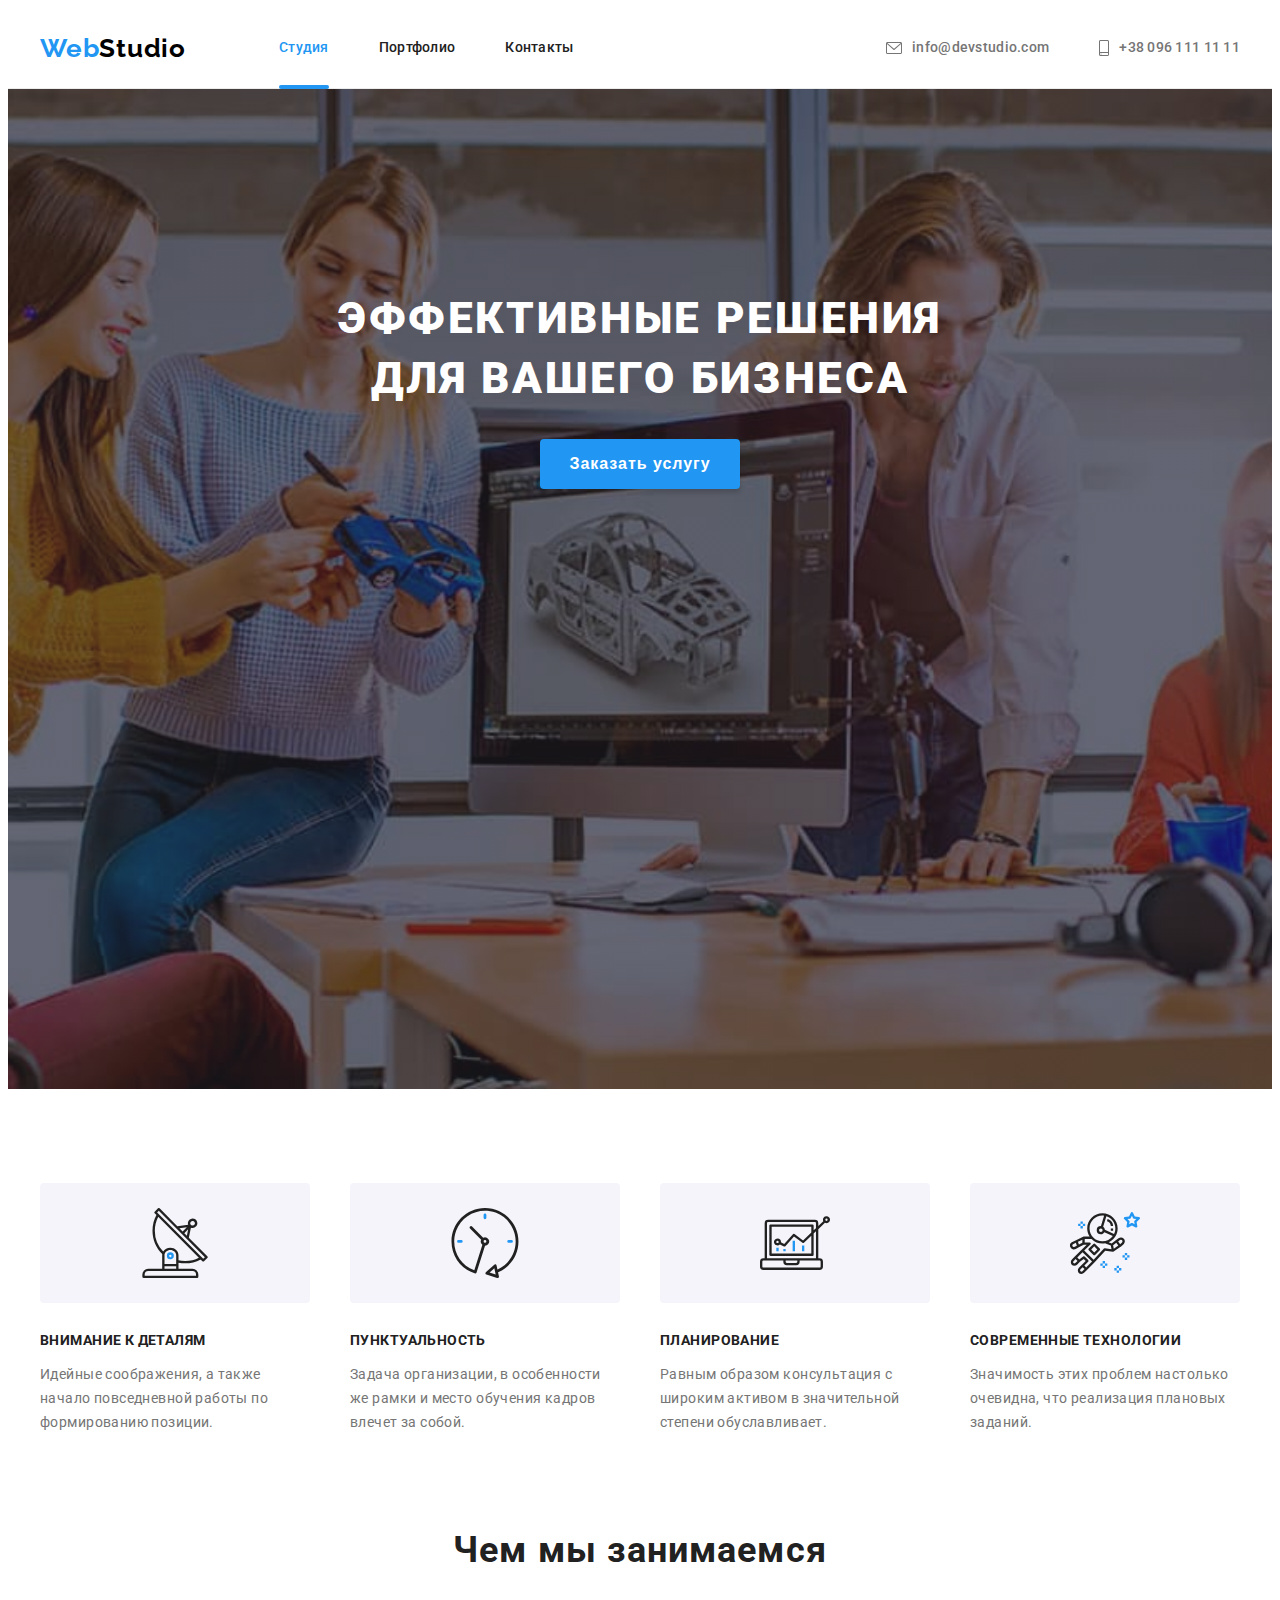
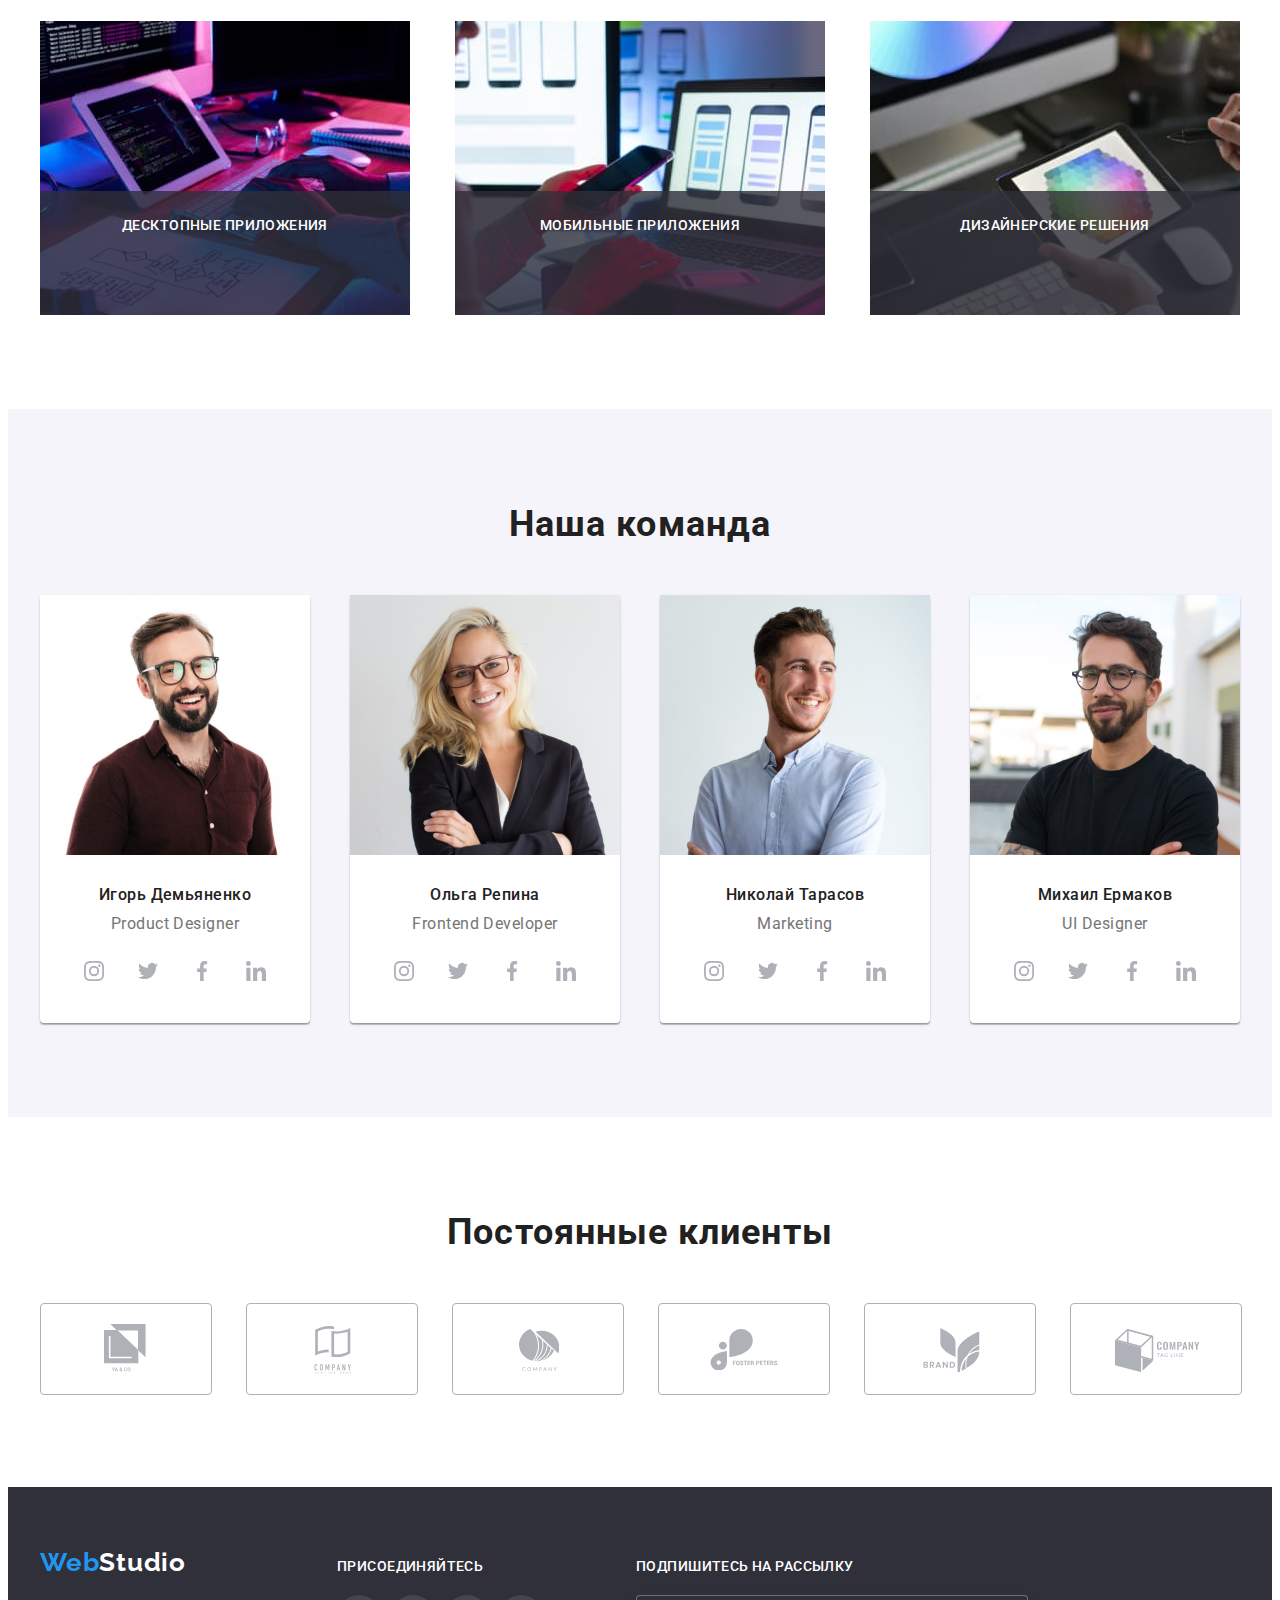
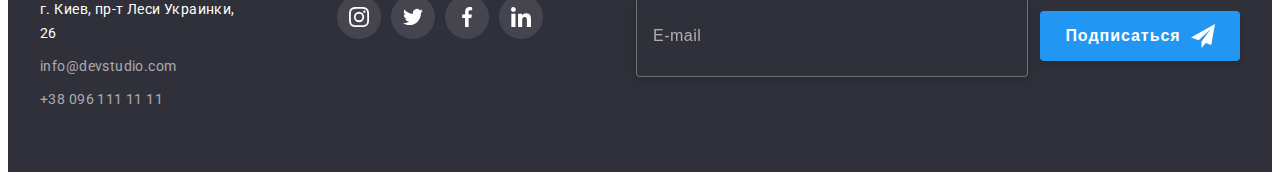
<file: index.html>
<!DOCTYPE html>
<html lang="ru">
<head>
    <meta charset="UTF-8">
    <meta name="viewport" content="width=device-width, initial-scale=1.0">
    <title>Студия</title>
    <link rel="stylesheet" href="https://cdnjs.cloudflare.com/ajax/libs/modern-normalize/1.0.0/modern-normalize.min.css"
        integrity="sha512-ISS7cAi1PEhQ8jnbJpJZMd29NlhNj4AWYyLOSp2CE/CsHxTCu+r+t0D2yoJudVrd0/8fTVPUVDzY5Tvli75u/g=="
        crossorigin="anonymous"/>
    <link rel="preconnect" href="https://fonts.gstatic.com">
    <link href="https://fonts.googleapis.com/css2?family=Raleway:wght@700&family=Roboto:wght@400;500;700;900&display=swap"
        rel="stylesheet">
   <link rel="stylesheet" href="./style/style.css">
</head>
<body>
    <header class="header">
        <div class="container header-main">
            <!-- Навигация -->
            <nav class="menu">
                <a href="#" lang="en" class="logo"><span>Web</span>Studio</a>
                <ul class="site-nav list-no-style">
                    <li class="site-nav-item">
                        <a href="./index.html" class="link link-visited">Студия</a>
                    </li>
                    <li class="site-nav-item"><a href="./portfolio.html" class="link">Портфолио</a></li>
                    <li class="site-nav-item"><a href="#" class="link">Контакты</a></li>
                </ul>
            </nav>
            <!-- Контакты -->
            <ul class="contacts-nav list-no-style">
                <li>           
                    <a href="mailto:info@devstudio.com">
                        <svg class="contacts-icon icon-envelope">
                            <use href="./images/decoration/icons/symbol-defs.svg#icon-envelope"></use>
                        </svg>info@devstudio.com
                    </a>
                </li>
                <li>
                    <a href="tel:+380961111111">
                        <svg class="contacts-icon icon-smartphone">
                            <use href="./images/decoration/icons/symbol-defs.svg#icon-smartphone"></use>    
                        </svg>+38 096 111 11 11
                    </a>
                </li>
            </ul>
        </div>
    </header>
    <main>
        <!-- Баннер -->
        <section class="banner">
            <div class="container">
                <div class="container-content">
                    <h1 class="banner-title">Эффективные решения для вашего бизнеса</h1>
                    <button type="button" class="banner-btn" data-modal-open>Заказать услугу</button>
                </div>
            </div>
        </section>
        <!-- Преимущества -->
        <section class="advantages">
            <div class="container">
                <h2 class="visually-hidden">Наши преимущества</h2>
                <ul class="advantages-list list-no-style">
                    <li>
                        <div class="advantages-item-box">
                            <svg class="advantages-icons">
                                <use href="./images/decoration/icons/symbol-defs.svg#icon-antenna"></use>
                            </svg>
                        </div>
                        <h3>Внимание к деталям</h3>
                        <p>Идейные соображения, а также начало повседневной работы по формированию позиции.</p>
                    </li>
                    <li>
                        <div class="advantages-item-box">
                            <svg class="advantages-icons">
                                <use href="./images/decoration/icons/symbol-defs.svg#icon-clock"></use>
                            </svg>
                        </div>
                        <h3>Пунктуальность</h3>
                        <p>Задача организации, в особенности же рамки и место обучения кадров влечет за собой.</p>
                    </li>
                    <li>
                        <div class="advantages-item-box">
                            <svg class="advantages-icons">
                                <use href="./images/decoration/icons/symbol-defs.svg#icon-diagram"></use>
                            </svg>
                        </div>
                        <h3>Планирование</h3>
                        <p>Равным образом консультация с широким активом в значительной степени обуславливает.</p>
                    </li>
                    <li>
                        <div class="advantages-item-box">
                            <svg class="advantages-icons">
                                <use href="./images/decoration/icons/symbol-defs.svg#icon-astronaut"></use>
                            </svg>
                        </div>
                        <h3>Современные технологии</h3>
                        <p>Значимость этих проблем настолько очевидна, что реализация плановых заданий.</p>
                    </li>
                </ul>
            </div>
        </section>
        <!-- Чем занимаемся -->
        <section class="lessons">
            <div class="container">   
                <h2 class="lessons-title">Чем мы занимаемся</h2>
                <ul class="lessons-site list-no-style">
                    <li class="lessons-site-box">
                        <img src="./images/img.jpg" alt="разработка сайтов" width="370" height="294">
                        <div class="lessons-site-subbox">
                            <p>Десктопные приложения</p>
                        </div>
                    </li>
                    <li class="lessons-site-box">
                        <img src="./images/img-1.jpg" alt="разработка мобильных приложений" width="370" height="294">
                        <div class="lessons-site-subbox">
                            <p>Мобильные приложения</p>
                        </div>
                    </li>
                    <li class="lessons-site-box">
                        <img src="./images/img-2.jpg" alt="разработка веб-дизайна" width="370" height="294">
                        <div class="lessons-site-subbox">
                            <p>Дизайнерские решения</p>
                        </div>
                    </li>
                </ul>
            </div>
        </section>
        <!-- Наша команда -->
        <section class="comands">
            <div class="container" >
                <h2 class="comands-title">Наша команда</h2>
                <ul class="list-no-style comands-list">
                    <li>
                        <img src="./images/comands/comand1.jpg" alt="Игорь Демьяненко" width="270" height="260">
                        <div class="commands-container">
                            <h3 class="subtitle">Игорь Демьяненко</h3>
                            <p lang="en">Product Designer</p>
                            <ul class="list-no-style commands-list-icon">
                                <li class="commands-icon">
                                    <a href="#" aria-label="instagram">
                                        <svg class="icon-svg">
                                            <use href="./images/decoration/icons/symbol-defs.svg#icon-instagram"></use>
                                        </svg>
                                    </a>
                                </li>
                                <li class="commands-icon">
                                    <a href="#" aria-label="twitter">
                                        <svg class="icon-svg">
                                            <use href="./images/decoration/icons/symbol-defs.svg#icon-twitter"></use>
                                        </svg>
                                    </a>
                                </li>
                                <li class="commands-icon">
                                    <a href="#" aria-label="facebook">
                                        <svg class="icon-svg">
                                            <use href="./images/decoration/icons/symbol-defs.svg#icon-facebook"></use>
                                        </svg>
                                    </a>
                                </li>
                                <li class="commands-icon">
                                    <a href="#" aria-label="linkedin">
                                        <svg class="icon-svg">
                                            <use href="./images/decoration/icons/symbol-defs.svg#icon-linkedin"></use>
                                        </svg>
                                    </a>
                                </li>
                            </ul>
                        </div>
                    </li>
                    <li>
                        <img src="./images/comands/comand2.jpg" alt="Ольга Репина" width="270" height="260">
                        <div class="commands-container">
                            <h3 class="subtitle">Ольга Репина</h3>
                            <p lang="en">Frontend Developer</p>
                            <ul class="list-no-style commands-list-icon">
                                <li class="commands-icon">
                                    <a href="#">
                                        <svg class="icon-svg">
                                            <use href="./images/decoration/icons/symbol-defs.svg#icon-instagram"></use>
                                        </svg>
                                    </a>
                                </li>
                                <li class="commands-icon">
                                    <a href="#">
                                        <svg class="icon-svg">
                                            <use href="./images/decoration/icons/symbol-defs.svg#icon-twitter"></use>
                                        </svg>
                                    </a>
                                </li>
                                <li class="commands-icon">
                                    <a href="#">
                                        <svg class="icon-svg">
                                            <use href="./images/decoration/icons/symbol-defs.svg#icon-facebook"></use>
                                        </svg>
                                    </a>
                                </li>
                                <li class="commands-icon">
                                    <a href="#">
                                        <svg class="icon-svg">
                                            <use href="./images/decoration/icons/symbol-defs.svg#icon-linkedin"></use>
                                        </svg>
                                    </a>
                                </li>
                            </ul>
                        </div>
                    </li>
                    <li>
                        <img src="./images/comands/comand3.jpg" alt="Николай Тарасов" width="270" height="260">
                        <div class="commands-container">
                            <h3 class="subtitle">Николай Тарасов</h3>
                            <p lang="en">Marketing</p>
                            <ul class="list-no-style commands-list-icon">
                                <li class="commands-icon">
                                    <a href="#">
                                        <svg class="icon-svg">
                                            <use href="./images/decoration/icons/symbol-defs.svg#icon-instagram"></use>
                                        </svg>
                                    </a>
                                </li>
                                <li class="commands-icon">
                                    <a href="#">
                                        <svg class="icon-svg">
                                            <use href="./images/decoration/icons/symbol-defs.svg#icon-twitter"></use>
                                        </svg>
                                    </a>
                                </li>
                                <li class="commands-icon">
                                    <a href="#">
                                        <svg class="icon-svg">
                                            <use href="./images/decoration/icons/symbol-defs.svg#icon-facebook"></use>
                                        </svg>
                                    </a>
                                </li>
                                <li class="commands-icon">
                                    <a href="#">
                                        <svg class="icon-svg">
                                            <use href="./images/decoration/icons/symbol-defs.svg#icon-linkedin"></use>
                                        </svg>
                                    </a>
                                </li>
                            </ul>
                        </div>
                    </li>
                    <li>
                        <img src="./images/comands/comand4.jpg" alt="Михаил Ермаков" width="270" height="260">
                        <div class="commands-container">
                            <h3 class="subtitle">Михаил Ермаков</h3>
                            <p lang="en">UI Designer</p>
                            <ul class="list-no-style commands-list-icon">
                                <li class="commands-icon">
                                    <a href="#">
                                        <svg class="icon-svg">
                                            <use href="./images/decoration/icons/symbol-defs.svg#icon-instagram"></use>
                                        </svg>
                                    </a>
                                </li>
                                <li class="commands-icon">
                                    <a href="#">
                                        <svg class="icon-svg">
                                            <use href="./images/decoration/icons/symbol-defs.svg#icon-twitter"></use>
                                        </svg>
                                    </a>
                                </li>
                                <li class="commands-icon">
                                    <a href="#">
                                        <svg class="icon-svg">
                                            <use href="./images/decoration/icons/symbol-defs.svg#icon-facebook"></use>
                                        </svg>
                                    </a>
                                </li>
                                <li class="commands-icon">
                                    <a href="#">
                                        <svg class="icon-svg">
                                            <use href="./images/decoration/icons/symbol-defs.svg#icon-linkedin"></use>
                                        </svg>
                                    </a>
                                </li>
                            </ul>
                        </div>
                    </li>
                </ul>
            </div>
        </section>
        <section class="clients">
            <div class="container">
                <h2 class="clients-title">Постоянные клиенты</h2>
                <ul class="list-no-style clients-list">
                    <li class="client-box">
                        <a href="#" class="clients-icon">
                            <svg class="clients-icon-svg" width="45" height="50">
                                <use href="./images/decoration/icons/symbol-defs.svg#icon-logo-1"></use>
                            </svg>
                        </a>
                    </li>
                    <li class="client-box">
                        <a href="#" class="clients-icon">
                            <svg class="clients-icon-svg" width="40" height="52">
                                <use href="./images/decoration/icons/symbol-defs.svg#icon-logo-2"></use>
                            </svg>
                        </a>
                    </li>
                    <li class="client-box">
                        <a href="#" class="clients-icon">
                            <svg class="clients-icon-svg" width="41" height="43">
                                <use href="./images/decoration/icons/symbol-defs.svg#icon-logo-3"></use>
                            </svg>
                        </a>
                    </li>
                    <li class="client-box">
                        <a href="#" class="clients-icon">
                            <svg class="clients-icon-svg" width="80" height="42">
                                <use href="./images/decoration/icons/symbol-defs.svg#icon-logo-4"></use>
                            </svg>
                        </a>
                    </li>
                    <li class="client-box">
                        <a href="#" class="clients-icon">
                            <svg class="clients-icon-svg" width="59" height="47">
                                <use href="./images/decoration/icons/symbol-defs.svg#icon-logo-5"></use>
                            </svg>
                        </a>
                    </li>
                    <li class="client-box">
                        <a href="#" class="clients-icon">
                            <svg class="clients-icon-svg" width="88" height="45">
                                <use href="./images/decoration/icons/symbol-defs.svg#icon-logo-6"></use>
                            </svg>
                        </a>
                    </li>
                </ul>
            </div>
        </section>
    </main>
    <footer class="footer">
        <div class="container footer-box">
            <div class="footer-box-contacts">
                <a href="#" lang="en" class="logo logo-white"><span>Web</span>Studio</a>
                <!-- контакты -->
                <address class="address">г. Киев, пр-т Леси Украинки, 26</address>
                <ul class="footer-contacts list-no-style">
                    <li><a href="mailto:info@devstudio.com">info@devstudio.com</a></li>
                    <li><a href="tel:+380961111111">+38 096 111 11 11</a></li>
                </ul>
            </div>
            <div class="footer-links">
                <p class="footer-links-title">присоединяйтесь</p>
                <ul class="list-no-style commands-list-icon">
                    <li class="commands-icon">
                        <a href="#" class="footer-list-icons" aria-label="instagram">
                            <svg class="icon-svg">
                                <use href="./images/decoration/icons/symbol-defs.svg#icon-instagram"></use>
                            </svg>
                        </a>
                    </li>
                    <li class="commands-icon">
                        <a href="#" class="footer-list-icons" aria-label="twitter">
                            <svg class="icon-svg">
                                <use href="./images/decoration/icons/symbol-defs.svg#icon-twitter"></use>
                            </svg>
                        </a>
                    </li>
                    <li class="commands-icon">
                        <a href="#" class="footer-list-icons" aria-label="facebook">
                            <svg class="icon-svg">
                                <use href="./images/decoration/icons/symbol-defs.svg#icon-facebook"></use>
                            </svg>
                        </a>
                    </li>
                    <li class="commands-icon">
                        <a href="#" class="footer-list-icons" aria-label="linkedin">
                            <svg class="icon-svg">
                                <use href="./images/decoration/icons/symbol-defs.svg#icon-linkedin"></use>
                            </svg>
                        </a>
                    </li>
                </ul>
            </div>
            <div class="footer-form-box">
                <p class="footer-form-title">Подпишитесь на рассылку</p>
                <form class="footer-form" action="#" method="POST">
                    <label class="footer-form-label">
                        <input class="footer-form-input" type="email" name="user-email" placeholder="E-mail" required>
                    </label>
                    <button type="submit" class="footer-btn">
                        <span>Подписаться</span>
                        <svg class="footer-btn-icon" width="24" height="24">
                            <use href="./images/decoration/icons/symbol-defs.svg#icon-subscription"></use>
                        </svg>
                    </button>
                </form>
            </div>
        </div>
    </footer>
    <div class="backdrop is-hidden" data-modal>
        <div class="modal">
            <h2 class="modal-caption">Оставьте свои данные, мы вам перезвоним</h2>
            <form class="js-speaker-form modal-form" autocomplete="off" action="#" method="POST">
                <label class="modal-label">
                    Имя 
                    <span class="modal-input-box">
                        <input type="text" name="user-name" class="modal-input" placeholder=" " required>
                        <svg class="modal-input-box-icon" width="18px" height="18px">
                            <use href="./images/decoration/icons/symbol-defs.svg#icon-person"></use>
                        </svg>
                    </span>
                </label>
                
                <label class="modal-label">
                    Телефон
                    <span class="modal-input-box">
                        <input type="tel" name="user-tel" class="modal-input" placeholder=" " required>
                        <svg class="modal-input-box-icon" width="18px" height="18px">
                            <use href="./images/decoration/icons/symbol-defs.svg#icon-phone"></use>
                        </svg>
                    </span>
                </label>

                <label class="modal-label">
                    Почта
                    <span class="modal-input-box">
                        <input type="email" name="user-email" class="modal-input" placeholder=" " required>
                        <svg class="modal-input-box-icon" width="18px" height="18px">
                            <use href="./images/decoration/icons/symbol-defs.svg#icon-email"></use>
                        </svg>
                    </span>
                </label>

                <label for="Comment" class="modal-label modal-labal-comment">
                    Комментарий
                    <span class="modal-input-box">
                        <textarea name="Comment" id="Comment" rows="8" placeholder="Введите текст" class="modal-form-comment"></textarea>
                    </span>
                </label>

                <label class="modal-conditions">
                    <input type="checkbox" name="conditions"  value="accept" required class="modal-conditions-input">
                    <span class="conditions-icon-check"></span>
                        Соглашаюсь с рассылкой и принимаю&ensp;
                    <a href="#" class="modal-conditions-link">Условия договора</a>
                </label>

                <button type="submit" class="modal-form-btn">Отправить</button>
            </form>
            <button type="button" data-modal-close class="modal-btn">
                <svg width="30" height="30" class="icon-close" aria-label="close">
                    <use href="./images/decoration/icons/symbol-defs.svg#icon-close"></use>
                </svg>
            </button>
        </div>
    </div>
    <script src="./js/modal.js"></script>
    <!-- <script>(() => {
        document.querySelector('.js-speaker-form').addEventListener('submit', e => {
        e.preventDefault();
        
        new FormData(e.currentTarget).forEach((value, name) =>
        console.log(`${name}: ${value}`),
        );
        });
        })();
    </script> -->
</body>
</html>
</file>
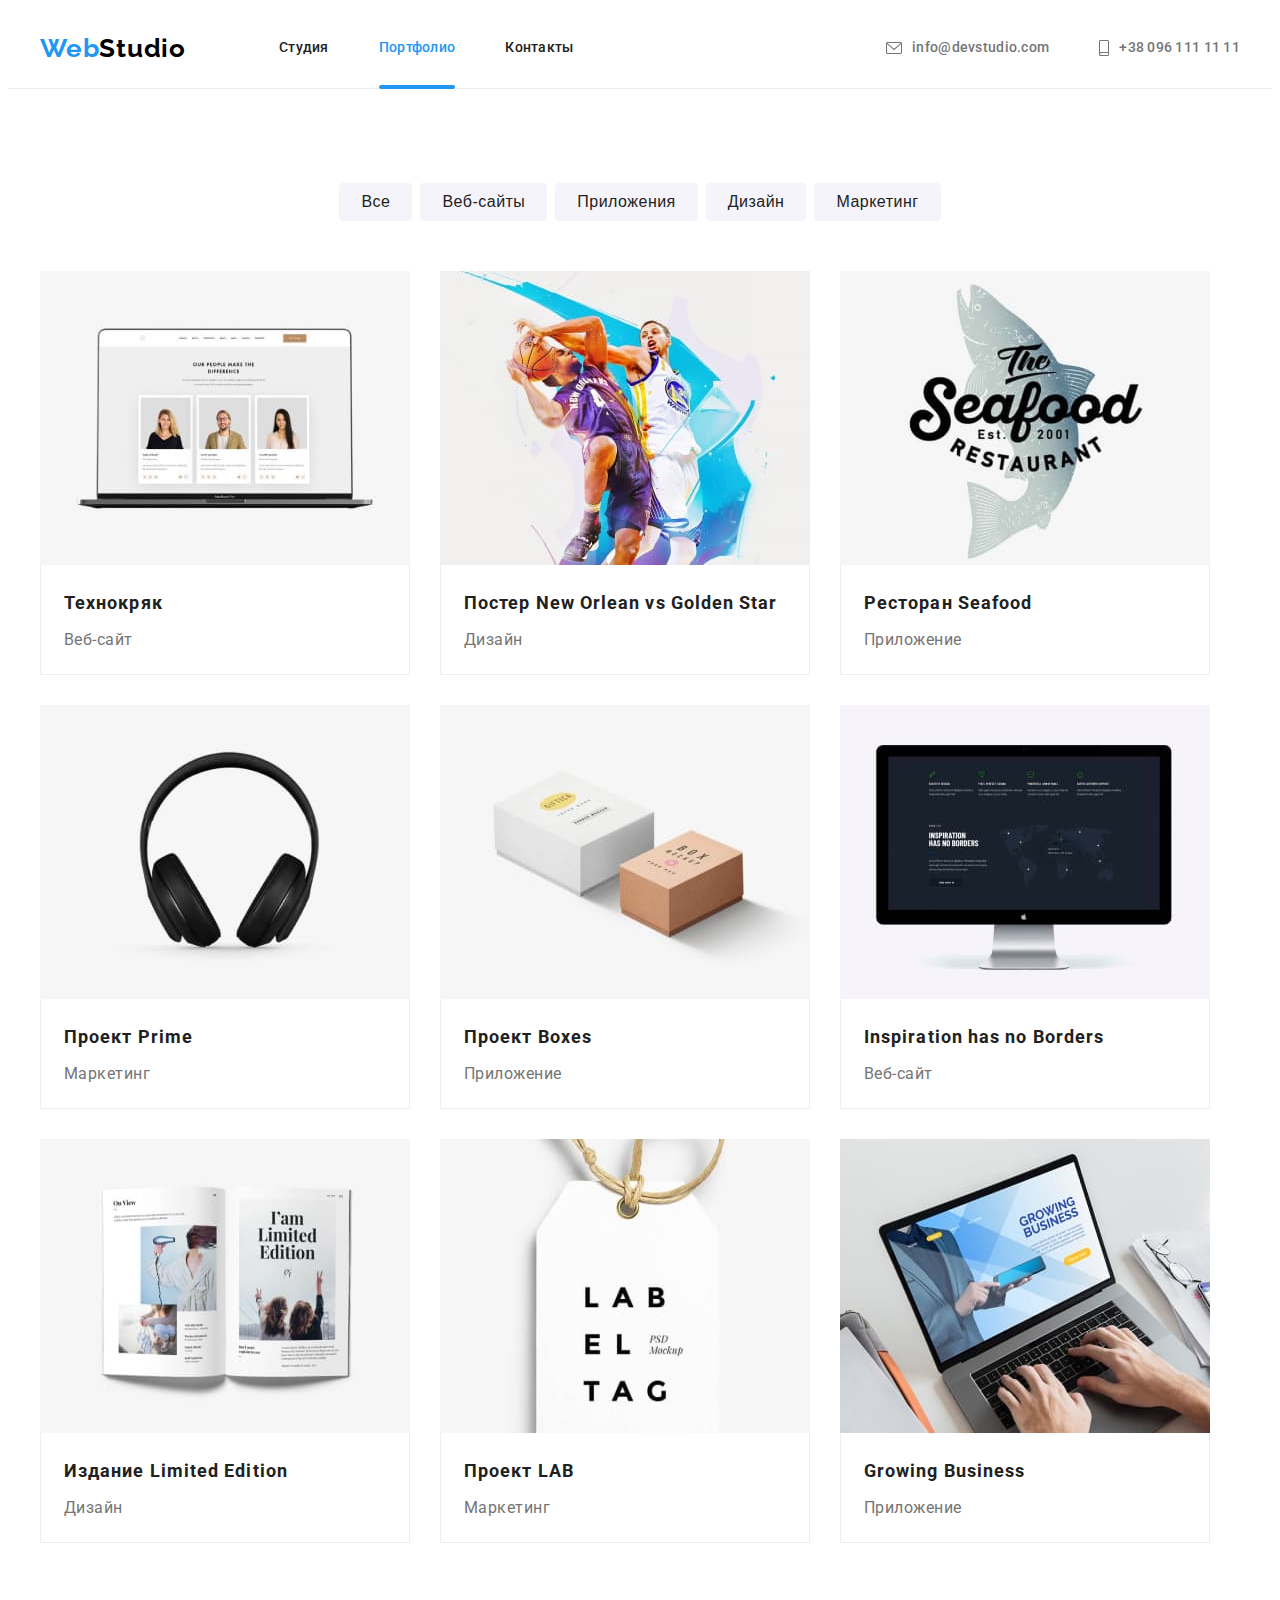
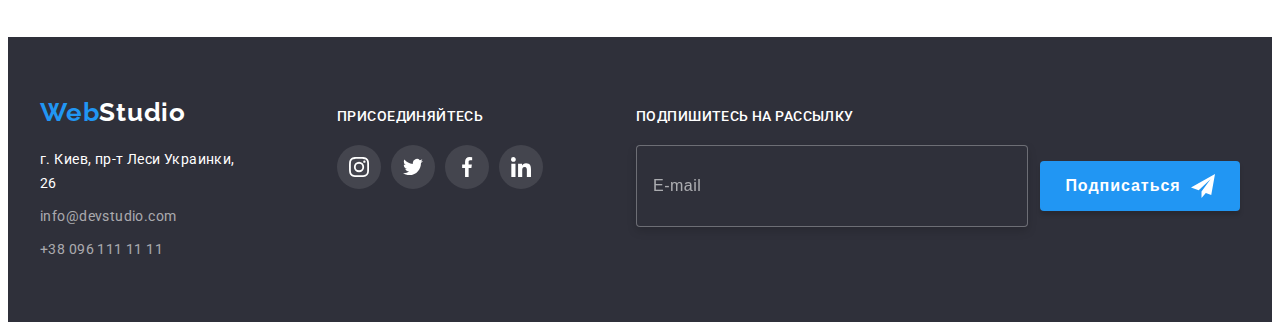
<file: portfolio.html>
<!DOCTYPE html>
<html lang="ru">

<head>
    <meta charset="UTF-8">
    <meta name="viewport" content="width=device-width, initial-scale=1.0">
    <title>Студия</title>
    <link rel="stylesheet" href="https://cdnjs.cloudflare.com/ajax/libs/modern-normalize/1.0.0/modern-normalize.min.css"
        integrity="sha512-ISS7cAi1PEhQ8jnbJpJZMd29NlhNj4AWYyLOSp2CE/CsHxTCu+r+t0D2yoJudVrd0/8fTVPUVDzY5Tvli75u/g=="
        crossorigin="anonymous" />
    <link rel="preconnect" href="https://fonts.gstatic.com">
    <link href="https://fonts.googleapis.com/css2?family=Raleway:wght@700&family=Roboto:wght@400;500;700;900&display=swap"
        rel="stylesheet">
    <link rel="stylesheet" href="./style/style.css">
</head>

<body>
    <header class="header">
        <div class="container header-main">
            <!-- Навигация -->
            <nav class="menu">
                <a href="#" lang="en" class="logo"><span>Web</span>Studio</a>
                <ul class="site-nav list-no-style">
                    <li class="site-nav-item"><a href="./index.html" class="link">Студия</a></li>
                    <li class="site-nav-item"><a href="./portfolio.html" class="link link-visited">Портфолио</a>
                        <div class="site-nav-underline"></div>
                    </li>
                    <li class="site-nav-item"><a href="#" class="link">Контакты</a></li>
                </ul>
            </nav>
            <!-- Контакты -->
            <ul class="contacts-nav list-no-style">
                <li>
                    <a href="mailto:info@devstudio.com">
                        <svg class="contacts-icon icon-envelope">
                            <use href="./images/decoration/icons/symbol-defs.svg#icon-envelope"></use>
                        </svg>info@devstudio.com
                    </a>
                </li>
                <li>
                    <a href="tel:+380961111111">
                        <svg class="contacts-icon icon-smartphone">
                            <use href="./images/decoration/icons/symbol-defs.svg#icon-smartphone"></use>
                        </svg>+38 096 111 11 11
                    </a>
                </li>
            </ul>
        </div>
    </header>
    <main>
        <section class="portfolio">
            <div class="container">
                <h1 hidden>Портфолио</h1>
                <ul class="list-no-style portfolio-items">
                    <li class="portfolio-items-button"><button type="button" class="portfolio-btn">Все</button></li>
                    <li class="portfolio-items-button"><button type="button" class="portfolio-btn">Веб-сайты</button></li>
                    <li class="portfolio-items-button"><button type="button" class="portfolio-btn">Приложения</button></li>
                    <li class="portfolio-items-button"><button type="button" class="portfolio-btn">Дизайн</button></li>
                    <li class="portfolio-items-button"><button type="button" class="portfolio-btn">Маркетинг</button></li>
                </ul>
                <ul class="list-no-style portfolio-box">
                    <li class="portfolio-list">
                        <a href="#" class="portfolio-box-link">
                            <div class="portfolio-description-hover">
                                <img src="./images/portfolio/portfolio-1.jpg" alt="Технокряк" width="370" height="294">
                                <div class="portfolio-box-description">
                                   <p>Технокряк это современная площадка распространения коронавируса. Компании используют эту платформу для цифрового шпионажа и атак на
                                защищённые сервера конкурентов.</p> 
                                </div>
                            </div>
                            <div class="portfolio-box-aside">
                                <h2 class="portfolio-list-title">Технокряк</h2>
                                <p class="portfolio-list-text">Веб-сайт</p>
                            </div>
                        </a>
                    </li>
                    <li class="portfolio-list">
                        <a href="#" class="portfolio-box-link">
                            <div class="portfolio-description-hover">
                                <img src="./images/portfolio/portfolio-2.jpg" alt="Постер New Orlean vs Golden Star" width="370" height="294">
                                <div class="portfolio-box-description">
                                    <p>Технокряк это современная площадка распространения коронавируса. Компании используют эту платформу для цифрового шпионажа и атак на
                                        защищённые сервера конкурентов.</p>
                                </div>
                            </div>
                            <div class="portfolio-box-aside">
                                <h2 class="portfolio-list-title">Постер New Orlean vs Golden Star</h2>
                                <p class="portfolio-list-text">Дизайн</p>
                            </div>
                        </a>
                    </li>
                    <li class="portfolio-list">
                        <a href="#" class="portfolio-box-link">
                            <div class="portfolio-description-hover">
                                <img src="./images/portfolio/portfolio-3.jpg" alt="Ресторан Seafood" width="370" height="294">
                                <div class="portfolio-box-description">
                                    <p>Технокряк это современная площадка распространения коронавируса. Компании используют эту платформу для цифрового шпионажа и атак на
                                        защищённые сервера конкурентов.</p>
                                </div>
                            </div>
                            <div class="portfolio-box-aside">
                                <h2 class="portfolio-list-title">Ресторан Seafood</h2>
                                <p class="portfolio-list-text">Приложение</p>
                            </div>
                        </a>
                    </li>
                    <li class="portfolio-list">
                        <a href="#" class="portfolio-box-link">
                            <div class="portfolio-description-hover">
                                <img src="./images/portfolio/portfolio-4.jpg" alt="Проект Prime" width="370" height="294">
                                <div class="portfolio-box-description">
                                    <p>Технокряк это современная площадка распространения коронавируса. Компании используют эту платформу для цифрового шпионажа и атак на
                                        защищённые сервера конкурентов.</p>
                                </div>
                            </div>
                            <div class="portfolio-box-aside">
                                <h2 class="portfolio-list-title">Проект Prime</h2>
                                <p class="portfolio-list-text">Маркетинг</p>
                            </div>
                        </a>
                    </li>
                    <li class="portfolio-list">
                        <a href="#" class="portfolio-box-link">
                            <div class="portfolio-description-hover">
                                <img src="./images/portfolio/portfolio-5.jpg" alt="Проект Boxes" width="370" height="294">
                                <div class="portfolio-box-description">
                                    <p>Технокряк это современная площадка распространения коронавируса. Компании используют эту платформу для цифрового шпионажа и атак на
                                        защищённые сервера конкурентов.</p>
                                </div>
                            </div>
                            <div class="portfolio-box-aside">
                                <h2 class="portfolio-list-title">Проект Boxes</h2>
                                <p class="portfolio-list-text">Приложение</p>
                            </div>
                        </a>
                    </li>
                    <li class="portfolio-list">
                        <a href="#" class="portfolio-box-link">
                            <div class="portfolio-description-hover">
                                <img src="./images/portfolio/portfolio-6.jpg" alt="Inspiration has no Borders" width="370" height="294">
                                <div class="portfolio-box-description">
                                    <p>Технокряк это современная площадка распространения коронавируса. Компании используют эту платформу для цифрового шпионажа и атак на
                                        защищённые сервера конкурентов.</p>
                                </div>
                            </div>
                            <div class="portfolio-box-aside">
                                <h2 class="portfolio-list-title">Inspiration has no Borders</h2>
                                <p class="portfolio-list-text">Веб-сайт</p>
                            </div>
                        </a>
                    </li>
                    <li class="portfolio-list">
                        <a href="#" class="portfolio-box-link">
                            <div class="portfolio-description-hover">
                                <img src="./images/portfolio/portfolio-7.jpg" alt="Издание Limited Edition" width="370" height="294">
                                <div class="portfolio-box-description">
                                    <p>Технокряк это современная площадка распространения коронавируса. Компании используют эту платформу для цифрового шпионажа и атак на
                                        защищённые сервера конкурентов.</p>
                                </div>
                            </div>
                            <div class="portfolio-box-aside">
                                <h2 class="portfolio-list-title">Издание Limited Edition</h2>
                                <p class="portfolio-list-text">Дизайн</p>
                            </div>
                        </a>
                    </li>
                    <li class="portfolio-list">
                        <a href="#" class="portfolio-box-link">
                            <div class="portfolio-description-hover">
                                <img src="./images/portfolio/portfolio-8.jpg" alt="Проект LAB" width="370" height="294">
                                <div class="portfolio-box-description">
                                    <p>Технокряк это современная площадка распространения коронавируса. Компании используют эту платформу для цифрового шпионажа и атак на
                                        защищённые сервера конкурентов.</p>
                                </div>
                            </div>
                            <div class="portfolio-box-aside">
                                <h2 class="portfolio-list-title">Проект LAB</h2>
                                <p class="portfolio-list-text">Маркетинг</p>
                            </div>
                        </a>
                    </li>
                    <li class="portfolio-list">
                        <a href="#" class="portfolio-box-link">
                            <div class="portfolio-description-hover">
                                <img src="./images/portfolio/portfolio-9.jpg" alt="Growing Business" width="370" height="294">
                                <div class="portfolio-box-description">
                                    <p>Технокряк это современная площадка распространения коронавируса. Компании используют эту платформу для цифрового шпионажа и атак на
                                        защищённые сервера конкурентов.</p>
                                </div>
                            </div>
                            <div class="portfolio-box-aside">
                                <h2 class="portfolio-list-title">Growing Business</h2>
                                <p class="portfolio-list-text">Приложение</p>
                            </div>
                        </a>
                    </li>
                </ul>
            </div>
        </section>
    </main>
    <footer class="footer">
        <div class="container footer-box">
            <div class="footer-box-contacts">
                <a href="#" lang="en" class="logo logo-white"><span>Web</span>Studio</a>
                <!-- контакты -->
                <address class="address">г. Киев, пр-т Леси Украинки, 26</address>
                <ul class="footer-contacts list-no-style">
                    <li><a href="mailto:info@devstudio.com">info@devstudio.com</a></li>
                    <li><a href="tel:+380961111111">+38 096 111 11 11</a></li>
                </ul>
            </div>
            <div class="footer-links">
                <p class="footer-links-title">присоединяйтесь</p>
                <ul class="list-no-style commands-list-icon">
                    <li class="commands-icon">
                        <a href="#" class="footer-list-icons" aria-label="instagram">
                            <svg class="icon-svg">
                                <use href="./images/decoration/icons/symbol-defs.svg#icon-instagram"></use>
                            </svg>
                        </a>
                    </li>
                    <li class="commands-icon">
                        <a href="#" class="footer-list-icons" aria-label="twitter">
                            <svg class="icon-svg">
                                <use href="./images/decoration/icons/symbol-defs.svg#icon-twitter"></use>
                            </svg>
                        </a>
                    </li>
                    <li class="commands-icon">
                        <a href="#" class="footer-list-icons" aria-label="facebook">
                            <svg class="icon-svg">
                                <use href="./images/decoration/icons/symbol-defs.svg#icon-facebook"></use>
                            </svg>
                        </a>
                    </li>
                    <li class="commands-icon">
                        <a href="#" class="footer-list-icons" aria-label="linkedin">
                            <svg class="icon-svg">
                                <use href="./images/decoration/icons/symbol-defs.svg#icon-linkedin"></use>
                            </svg>
                        </a>
                    </li>
                </ul>
            </div>
            <div class="footer-form-box">
                <p class="footer-form-title">Подпишитесь на рассылку</p>
                <form class="footer-form" action="#" method="POST">
                    <label class="footer-form-label">
                        <input class="footer-form-input" type="email" name="user-email" placeholder="E-mail" required>
                    </label>
                    <button type="submit" class="footer-btn">
                        <span>Подписаться</span>
                        <svg class="footer-btn-icon" width="24" height="24">
                            <use href="./images/decoration/icons/symbol-defs.svg#icon-subscription"></use>
                        </svg>
                    </button>
                </form>
            </div>
        </div>
    </footer>
</body>

</html>
</file>
<file: style/style.css>
/* цвет вторичного текста #212121;*/
/* цвет основного текста #757575; */
/* цвет акцент #2196F3; */
/* Черный #000000 */
/* Белый #FFFFFF; */
/* контакты в подвале rgba(255, 255, 255, 0.6); */
/* основной цвет фона #E5E5E5; */
/* вторичный цвет фона #F5F4FA;*/
/* цвет фона подвала и банера #2F303A; */
:root {
  --hover-color: #2196f3;
  --text-color: #757575;
  --main-background-color: #ffffff;
  --logo-color: #000000;
  --title-color: #212121;
  --color-white: #ffffff;
  --banner-background-color: #c4c4c4;
  --footer-background-color: #2f303a;
  --commands-background-color: #f5f4fa;
  --footer-contacts-color: rgba(255, 255, 255, 0.6);
  --portfolio-item-border-color: #eeeeee;
  --icons-color: #afb1b8;
  --main-family: 'Roboto', sans-serif;
  --logo-faily: 'Raleway', sans-serif;
  --timing-function: cubic-bezier(0.4, 0, 0.2, 1);
  --header-border: #ececec;
  --border-form-color: rgba(255, 255, 255, 0.3);
}
/* -------------------------COMPONENTS------------------------- */
body {
  font-family: var(--main-family);
  font-style: normal;
  font-weight: 400;
  font-size: 14px;
  line-height: 1.71;
  letter-spacing: 0.03em;
  color: var(--text-color);
  background-color: var(--main-background-color);
}

.list-no-style {
  list-style: none;
  margin: 0;
  padding: 0;
}

a {
  text-decoration: none;
}

.container {
  width: 1200px;
  margin-right: auto;
  margin-left: auto;
  padding-left: 15px;
  padding-right: 15px;
}

img {
  display: block;
  max-width: 100%;
  height: auto;
}

.visually-hidden {
  position: absolute;
  width: 1px;
  height: 1px;
  margin: -1px;
  border: 0;
  padding: 0;
  clip: rect(0 0 0 0);
  overflow: hidden;
}
/* -------------------------/COMPONENTS------------------------- */

/* -------------------------HEADER------------------------------ */
/* -----header-components----- */
.menu,
.site-nav,
.header-main {
  display: flex;
}

.header-main {
  align-items: center;
}

.header-main .menu {
  align-items: center;
}

.site-nav .site-nav-item:not(:last-child) {
  margin-right: 50px;
}

.site-nav .site-nav-item {
  position: relative;
}

.header-main .logo {
  margin-right: 93px;
  font-family: var(--logo-faily);
  font-weight: 700;
  font-size: 26px;
  line-height: 1.19;
  letter-spacing: 0.03em;
  color: var(--logo-color);
}

.logo span {
  color: var(--hover-color);
}

.header {
  border-bottom: 1px solid var(--header-border);
}

/* ------site nav------*/
.site-nav .link {
  display: block;
  color: var(--title-color);
}

.contacts-nav {
  display: flex;
  margin-left: auto;
}

.contacts-nav li:not(:last-child) {
  margin-right: 50px;
}

.site-nav .link,
.contacts-nav a {
  padding: 32px 0;
  font-weight: 500;
  line-height: 1.14;
  letter-spacing: 0.02em;
  transition: color 250ms var(--timing-function);
}

.site-nav .link:hover,
.site-nav .link:focus,
.contacts-nav a:hover,
.contacts-nav a:focus,
.site-nav .link-visited {
  color: var(--hover-color);
}

.site-nav .link-visited::after {
  content: '';
  display: block;
  position: absolute;
  bottom: 0;
  left: 0;
  transform: translate(0, 25%);
  width: 100%;
  height: 4px;
  background-color: var(--hover-color);
  border-radius: 2px;
}

/* -----style contacts----- */
.contacts-nav a {
  display: inline-flex;
  align-items: center;
  color: var(--text-color);
  fill: currentColor;
}

.contacts-icon {
  margin-right: 10px;
}

.icon-envelope {
  width: 16px;
  height: 12px;
}

.icon-smartphone {
  width: 10px;
  height: 16px;
}
/* -------------------------/HEADER------------------------------ */

/* -------------------------STUDIO------------------------------- */
/* -----banner----- */
.banner {
  padding: 200px 0;
  height: 600px;
  max-width: 1600px;
  margin-right: auto;
  margin-left: auto;
  background-color: var(--banner-background-color);
  background-image: linear-gradient(
      to right,
      rgba(47, 48, 58, 40%),
      rgba(47, 48, 58, 40%)
    ),
    url(../images/decoration/banner.jpg);
  background-repeat: no-repeat;
  background-position: center;
  background-size: cover;
  text-align: center;
}

.banner .container-content {
  max-width: 696px;
  margin-right: auto;
  margin-left: auto;
}
.banner-title {
  margin-top: 0;
  margin-bottom: 30px;
  font-weight: 900;
  font-size: 44px;
  line-height: 1.36;
  letter-spacing: 0.06em;
  text-transform: uppercase;
  color: var(--color-white);
}

.banner-btn,
.modal-form-btn,
.footer-btn {
  width: 200px;
  height: 50px;
  margin: 0 auto;
  border-radius: 4px;
  box-shadow: 0px 4px 4px rgba(0, 0, 0, 0.15);
  border-color: transparent;
  cursor: pointer;
  font-weight: 700;
  font-size: 16px;
  line-height: 1.88;
  text-align: center;
  letter-spacing: 0.06em;
  color: var(--color-white);
  background-color: var(--hover-color);
}

.backdrop {
  position: fixed;
  top: 0;
  left: 0;
  width: 100%;
  height: 100%;
  background-color: rgba(0, 0, 0, 0.2);
  opacity: 1;
  transition: opacity 250ms var(--timing-function);
}

.modal {
  position: absolute;
  left: 50%;
  top: 50%;
  transform: translate(-50%, -50%) scale(1);
  min-width: 528px;
  min-height: 581px;
  padding: 40px;
  background-color: var(--color-white);
  box-shadow: 0px 1px 3px rgba(0, 0, 0, 0.12), 0px 1px 1px rgba(0, 0, 0, 0.14),
    0px 2px 1px rgba(0, 0, 0, 0.2);
  border-radius: 4px;
  visibility: 0;
  opacity: 1;
  transition: transform 250ms var(--timing-function),
    opacity 250ms var(--timing-function);
}

.backdrop.is-hidden {
  opacity: 0;
  pointer-events: none;
}

.backdrop.is-hidden .modal {
  transform: translate(-50%, -50%) scale(0.5);
  opacity: 0;
}

.modal .modal-btn {
  position: absolute;
  top: 8px;
  right: 8px;
  padding: 0;
  background-color: var(--color-white);
  border: none;
  cursor: pointer;
}

.modal .modal-btn:hover .icon-close {
  fill: var(--hover-color);
}
/* -----преимущества----- */

.advantages-item-box {
  display: flex;
  justify-content: center;
  align-items: center;
  width: 270px;
  height: 120px;
  margin-bottom: 30px;
  background-color: var(--commands-background-color);
  border-radius: 4px;
}

.advantages-icons {
  width: 70px;
  height: 70px;
}
.advantages {
  padding: 94px 0;
}
.advantages-list {
  display: flex;
  justify-content: space-between;
}
.advantages-list li {
  width: 270px;
}
.advantages h3 {
  margin-top: 0;
  margin-bottom: 10;
  font-weight: 700;
  font-size: 14px;
  line-height: 1.14;
  letter-spacing: 0.03em;
  text-transform: uppercase;
  color: var(--title-color);
}

.advantages p {
  margin-bottom: 0;
  margin-top: 0;
  color: var(--text-color);
}

/* -----чем занимаемся----- */
.lessons {
  padding-bottom: 94px;
}

.lessons-title,
.comands-title,
.clients-title {
  margin-top: 0;
  margin-bottom: 50px;
  font-weight: 700;
  font-size: 36px;
  line-height: 1.17;
  text-align: center;
  letter-spacing: 0.03em;
  color: var(--title-color);
}

.lessons-site {
  display: flex;
  justify-content: space-between;
}

.lessons-site .lessons-site-box {
  position: relative;
  width: 370px;
  height: 294px;
}

.lessons-site .lessons-site-subbox {
  position: absolute;
  bottom: 0;
  height: 70px;
  width: 100%;
  padding: 27px 0;
  background: rgba(47, 48, 58, 0.8);
  text-transform: uppercase;
  text-align: center;
}

.lessons-site-box a {
  display: block;
}

.lessons-site-subbox p {
  margin: 0;
  font-weight: 500;
  font-size: 14px;
  line-height: 1.14;
  text-align: center;
  letter-spacing: 0.03em;
  text-transform: uppercase;
  color: var(--color-white);
}

/* -----commands (команда)----- */
.comands {
  padding-bottom: 94px;
  padding-top: 94px;
  background-color: var(--commands-background-color);
}
.comands .comands-list {
  display: flex;
  justify-content: space-between;
}
.comands .comands-list > li {
  box-shadow: 0px 1px 3px rgba(0, 0, 0, 0.12), 0px 1px 1px rgba(0, 0, 0, 0.14),
    0px 2px 1px rgba(0, 0, 0, 0.2);
  border-radius: 4px;
  background: var(--color-white);
}

.comands .commands-container {
  padding: 30px 32px;
  text-align: center;
}

.comands h3 {
  font-weight: 500;
  color: var(--title-color);
}

.comands h3,
.comands p {
  margin-top: 0;
  margin-bottom: 16px;
  font-size: 16px;
  line-height: 1.19;
  letter-spacing: 0.03em;
}

.comands .subtitle {
  margin-bottom: 10px;
}

/* --commands-list-icon-- */
.commands-list-icon {
  display: flex;
  flex-direction: row;
  justify-content: space-between;
}

.commands-icon a {
  display: flex;
  justify-content: center;
  align-items: center;
  width: 44px;
  height: 44px;
  border-radius: 50%;
  color: var(--icons-color);
  fill: currentColor;
  transition: background-color 250ms var(--timing-function),
    color 250ms var(--timing-function);
}

.commands-icon a:hover,
.commands-icon a:focus {
  background-color: var(--hover-color);
  color: var(--color-white);
}

.commands-icon .icon-svg {
  width: 20px;
  height: 20px;
}

/* -----clients----- */
.clients {
  padding-bottom: 94px;
  padding-top: 94px;
}

.clients .clients-list {
  display: flex;
  justify-content: space-between;
}

.clients .client-box {
  width: 170px;
  height: 90px;
}

.clients .clients-icon {
  display: flex;
  justify-content: center;
  align-items: center;
  width: 100%;
  height: 100%;
  border: 1px solid var(--icons-color);
  border-radius: 4px;
  color: var(--icons-color);
  fill: currentColor;
  transition: color 250ms var(--timing-function),
    border-color 250ms var(--timing-function);
}

.clients .clients-icon:hover,
.clients .clients-icon:focus {
  color: var(--hover-color);
  border-color: var(--hover-color);
}

/* -------------------------/STUDIO------------------------------- */

/* ------------------------PORTFOLIO------------------------------ */
/* ----portfolio-companents----- */
.portfolio {
  padding: 94px 0;
}
.portfolio .portfolio-items {
  display: flex;
  justify-content: center;
  margin-bottom: 50px;
}

/* ---------portfolio button--------- */

.portfolio .portfolio-items-button:not(:last-child) {
  margin-right: 8px;
}

.portfolio .portfolio-btn {
  padding: 6px 22px;
  border-radius: 4px;
  border: var(--commands-background-color);
  font-style: normal;
  font-weight: 500;
  font-size: 16px;
  line-height: 1.63;
  letter-spacing: 0.03em;
  cursor: pointer;
  color: var(--title-color);
  background-color: var(--commands-background-color);
  transition: background-color 250ms var(--timing-function),
    color 250ms var(--timing-function), box-shadow 250ms var(--timing-function);
}

.portfolio .portfolio-btn:hover,
.portfolio .portfolio-btn:focus {
  background-color: var(--hover-color);
  color: var(--color-white);
  box-shadow: 0px 3px 1px rgba(0, 0, 0, 0.1), 0px 1px 2px rgba(0, 0, 0, 0.08),
    0px 2px 2px rgba(0, 0, 0, 0.12);
}
/* ---------portfolio list ---------*/
.portfolio-box {
  display: flex;
  flex-wrap: wrap;
  margin: -15px;
}

.portfolio-list .portfolio-box-link {
  display: block;
  transition: box-shadow 250ms var(--timing-function);
}

.portfolio-list .portfolio-box-link:hover,
.portfolio-list .portfolio-box-link:focus {
  box-shadow: 0px 1px 1px rgba(0, 0, 0, 0.12), 0px 4px 4px rgba(0, 0, 0, 0.06),
    1px 4px 6px rgba(0, 0, 0, 0.16);
}

.portfolio-box .portfolio-list {
  width: 370px;
  margin: 15px;
  outline: 1px solid var(--portfolio-item-border-color);
  outline-offset: -1px;
}

.portfolio-box-aside {
  padding: 20px 24px;
}

.portfolio .portfolio-list-title {
  margin: 0 0 4px;
  font-weight: 700;
  font-size: 18px;
  line-height: 2;
  letter-spacing: 0.06em;
  color: var(--title-color);
}

.portfolio .portfolio-list-text {
  margin-top: 0;
  margin-bottom: 0;
  font-size: 16px;
  line-height: 1.88;
  letter-spacing: 0.03em;
  color: var(--text-color);
}

.portfolio-list .portfolio-box-description {
  position: absolute;
  top: 100%;
  width: 100%;
  height: 100%;
  padding: 63px 24px;
  background: rgba(33, 150, 243, 0.9);
  transition: transform 250ms var(--timing-function);
}

.portfolio-box-link:hover .portfolio-box-description,
.portfolio-box-link:focus .portfolio-box-description {
  transform: translateY(-100%);
}

.portfolio-list .portfolio-box-description p {
  margin: 0;
  font-weight: 400;
  font-size: 18px;
  line-height: 1.56;
  letter-spacing: 0.03em;
  color: var(--color-white);
}

.portfolio-description-hover {
  position: relative;
  overflow: hidden;
}

/* ------------------------/PORTFOLIO------------------------------ */

/* ----------------------------FOOTER---------------------------- */
.footer {
  padding-top: 60px;
  padding-bottom: 60px;
  background-color: var(--footer-background-color);
}
.footer .logo-white {
  display: inline-block;
  margin-bottom: 20px;
  color: var(--color-white);
}

.footer .logo {
  font-family: var(--logo-faily);
  font-weight: 700;
  font-size: 26px;
  line-height: 1.19;
  letter-spacing: 0.03em;
}
.footer .address {
  margin-bottom: 9px;
  font-style: normal;
  color: var(--color-white);
}

.footer-contacts li:not(:last-child) {
  margin-bottom: 9px;
  display: inline-block;
}

.footer-contacts a {
  color: var(--footer-contacts-color);
  transition: color 250ms var(--timing-function);
}

.footer-contacts a:hover,
.footer-contacts a:focus {
  color: var(--hover-color);
}

.footer .footer-box-contacts {
  margin-right: 85px;
}

.footer .footer-links {
  margin-right: 93px;
}

.footer-box {
  display: flex;
  align-items: baseline;
}

.footer-links .footer-links-title,
.footer-form-box .footer-form-title {
  margin-top: 0;
  margin-bottom: 20px;
  font-style: normal;
  font-weight: 500;
  font-size: 14px;
  line-height: 1.14;
  letter-spacing: 0.03em;
  text-transform: uppercase;
  color: var(--color-white);
}

.footer-links .footer-list-icons {
  color: var(--color-white);
  background: rgba(255, 255, 255, 0.1);
}

.footer-links li:not(:last-child) {
  margin-right: 10px;
}

/* ---------footer-form---------- */
.footer .footer-form {
  display: flex;
  align-items: center;
}

.footer .footer-form-label {
  margin-right: 12px;
}

.footer .footer-form-input {
  width: 358px;
  height: 50px;
  padding: 15px 16px;
  background-color: var(--footer-background-color);
  border: 1px solid var(--border-form-color);
  filter: drop-shadow(0px 4px 4px rgba(0, 0, 0, 0.15));
  border-radius: 4px;
}

.footer .footer-form-input::placeholder {
  font-weight: 400;
  font-size: 16px;
  line-height: 1.25;
  letter-spacing: 0.03em;
  color: var(--footer-contacts-color);
}

.footer-form .footer-btn {
  display: inline-flex;
  align-items: center;
  justify-content: center;
}

.footer-btn span {
  display: inline-block;
  margin-right: 10px;
}

.footer-form-input:not(:placeholder-shown),
.footer-form-input:placeholder-shown {
  border: 1px solid var(--border-form-color);
  outline: none;
  color: var(--color-white);
}
/* ----------------------------/FOOTER--------------------------- */

/* ---------------modal-form----------------- */
.modal-form {
  display: flex;
  flex-direction: column;
}

.modal .modal-caption {
  margin-top: 0;
  margin-bottom: 12px;
  font-weight: 700;
  font-size: 20px;
  line-height: 1.15;
  text-align: center;
  letter-spacing: 0.03em;
  color: var(--title-color);
}

.modal .modal-label {
  font-weight: 400;
  font-size: 12px;
  margin-bottom: 10px;
  line-height: 1.17;
  letter-spacing: 0.01em;
  color: var(--text-color);
}

.modal .modal-input {
  height: 40px;
  padding: 0 12px;
  padding-left: 42px;
}

.modal-label .modal-input-box {
  padding-top: 4px;
  position: relative;
  display: block;
}
.modal-label .modal-input-box-icon {
  position: absolute;
  top: 15px;
  left: 12px;
  transition: fill 250ms var(--timing-function);
}

.modal-input:placeholder-shown:focus + .modal-input-box-icon,
.modal-input:placeholder-shown:focus,
.modal-form-comment:placeholder-shown:focus,
.modal-input:not(:placeholder-shown):focus + .modal-input-box-icon,
.modal-input:not(:placeholder-shown):focus,
.modal-form-comment:not(:placeholder-shown):focus {
  fill: var(--hover-color);
  border-color: var(--hover-color);
  outline: none;
}

.modal-conditions .conditions-icon-check {
  display: block;
  width: 16px;
  height: 15px;
  margin-right: 7px;
  border: 2px solid var(--title-color);
  border-radius: 4px;
  transition: background-color 250ms var(--timing-function),
    border-color 250ms var(--timing-function);
}

.modal-conditions .modal-conditions-input {
  position: absolute;
  width: 1px;
  height: 1px;
  overflow: hidden;
  clip: rect(0 0 0 0);
}

.modal-conditions-input:checked + .conditions-icon-check {
  background-color: var(--hover-color);
  border-color: var(--hover-color);
  background-image: url(../images/decoration/icons/icon-check.svg);
  background-size: contain;
  background-origin: border-box;
}

.modal-conditions-input:focus + .conditions-icon-check {
  border-color: var(--hover-color);
}

.modal .modal-input,
.modal .modal-form-comment {
  width: 100%;
  border: 1px solid rgba(33, 33, 33, 0.2);
  border-radius: 4px;
  resize: none;
  transition: border-color 250ms var(--timing-function);
}

.modal .modal-form-comment {
  padding: 12px 16px;
}

.modal .modal-labal-comment {
  margin-bottom: 20px;
}

.modal .modal-conditions {
  position: relative;
  display: inline-flex;
  align-items: center;
  justify-content: center;
  margin-bottom: 30px;
  font-weight: 400;
  font-size: 14px;
  line-height: 1.71;
  letter-spacing: 0.03em;
  color: var(--text-color);
  text-shadow: 0px 4px 4px rgba(0, 0, 0, 0.25);
}

.modal .modal-conditions-link {
  text-decoration: underline;
  color: var(--hover-color);
}
/* ---------------/modal-form---------------- */
</file>
